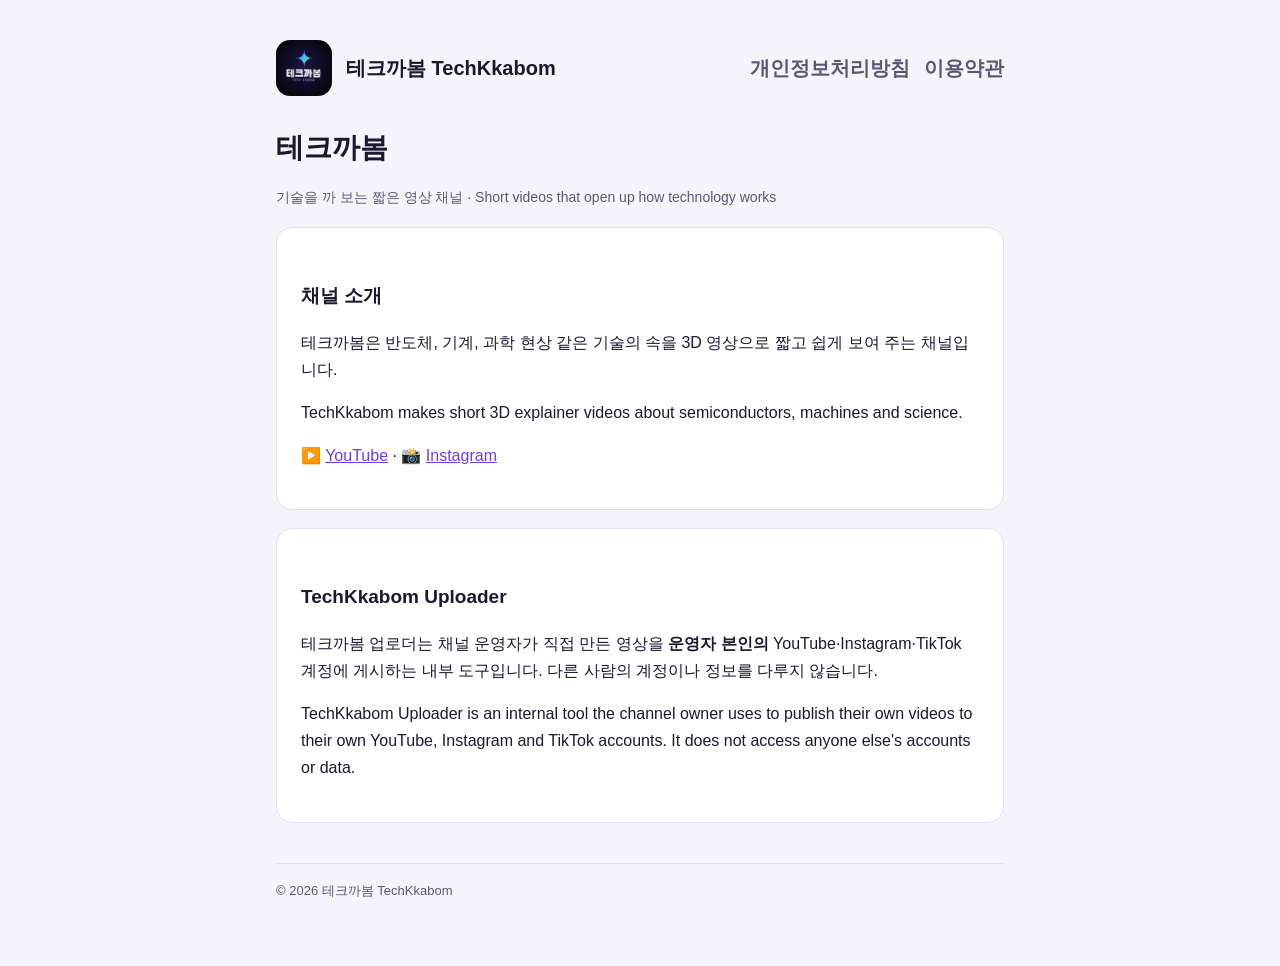
<file: index.html>
<!doctype html><html lang="ko"><head><meta charset="utf-8"><meta name="viewport" content="width=device-width,initial-scale=1"><link rel="icon" href="logo.png"><link rel="stylesheet" href="style.css"><title>테크까봄 TechKkabom</title></head><body><main><header><img src="logo.png" alt="테크까봄 로고"><a href="./">테크까봄 TechKkabom</a><nav><a href="privacy.html">개인정보처리방침</a><a href="terms.html">이용약관</a></nav></header>
<h1>테크까봄</h1><p class="muted">기술을 까 보는 짧은 영상 채널 · Short videos that open up how technology works</p>
<div class="card"><h2>채널 소개</h2>
<p>테크까봄은 반도체, 기계, 과학 현상 같은 기술의 속을 3D 영상으로 짧고 쉽게 보여 주는 채널입니다.</p>
<p>TechKkabom makes short 3D explainer videos about semiconductors, machines and science.</p>
<p>▶️ <a href="https://www.youtube.com/@techkkabom">YouTube</a> · 📸 <a href="https://www.instagram.com/techkkabom">Instagram</a></p></div>
<div class="card"><h2>TechKkabom Uploader</h2>
<p>테크까봄 업로더는 채널 운영자가 직접 만든 영상을 <b>운영자 본인의</b> YouTube·Instagram·TikTok 계정에 게시하는 내부 도구입니다. 다른 사람의 계정이나 정보를 다루지 않습니다.</p>
<p>TechKkabom Uploader is an internal tool the channel owner uses to publish their own videos to their own YouTube, Instagram and TikTok accounts. It does not access anyone else's accounts or data.</p></div>
<footer>© 2026 테크까봄 TechKkabom</footer></main></body></html>
</file>
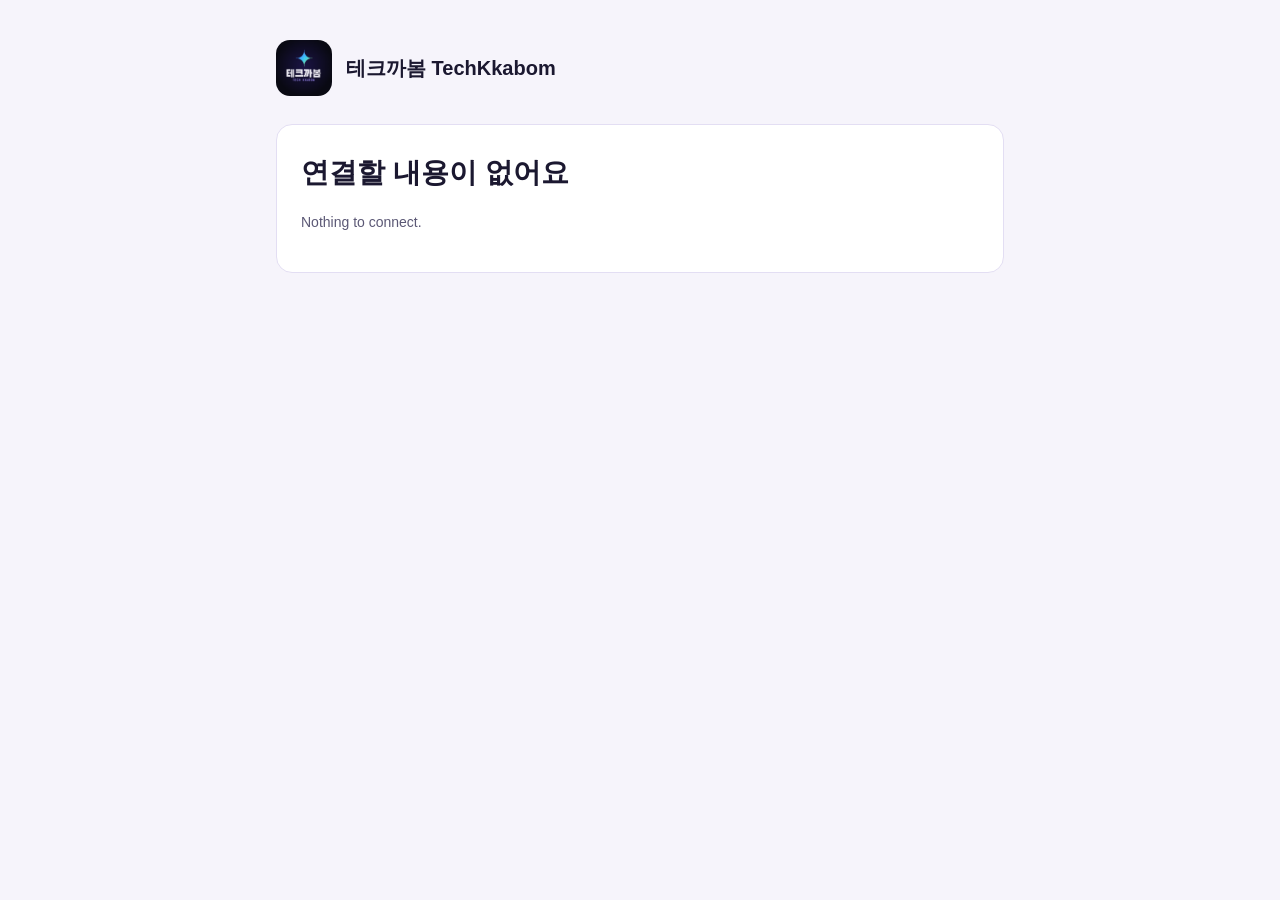
<file: callback.html>
<!doctype html><html lang="ko"><head><meta charset="utf-8"><meta name="viewport" content="width=device-width,initial-scale=1"><meta name="robots" content="noindex"><link rel="icon" href="logo.png"><link rel="stylesheet" href="style.css"><title>로그인 연결 · 테크까봄</title></head>
<body><main><header><img src="logo.png" alt="테크까봄 로고"><a href="./">테크까봄 TechKkabom</a></header>
<div class="card"><h1 id="t">로그인 연결 중…</h1><p class="muted" id="m">TechKkabom Uploader 로 돌아가는 중입니다. Returning to TechKkabom Uploader…</p></div>
<script>
// 플랫폼 로그인 뒤 돌아오는 곳. 받은 1회용 코드를 운영자 컴퓨터의 업로더(127.0.0.1)로 넘긴다.
var q = location.search;
if (/[?&](code|error)=/.test(q)) { location.replace('http://127.0.0.1:53682/callback' + q); }
else { document.getElementById('t').textContent = '연결할 내용이 없어요'; document.getElementById('m').textContent = 'Nothing to connect.'; }
</script>
</main></body></html>
</file>
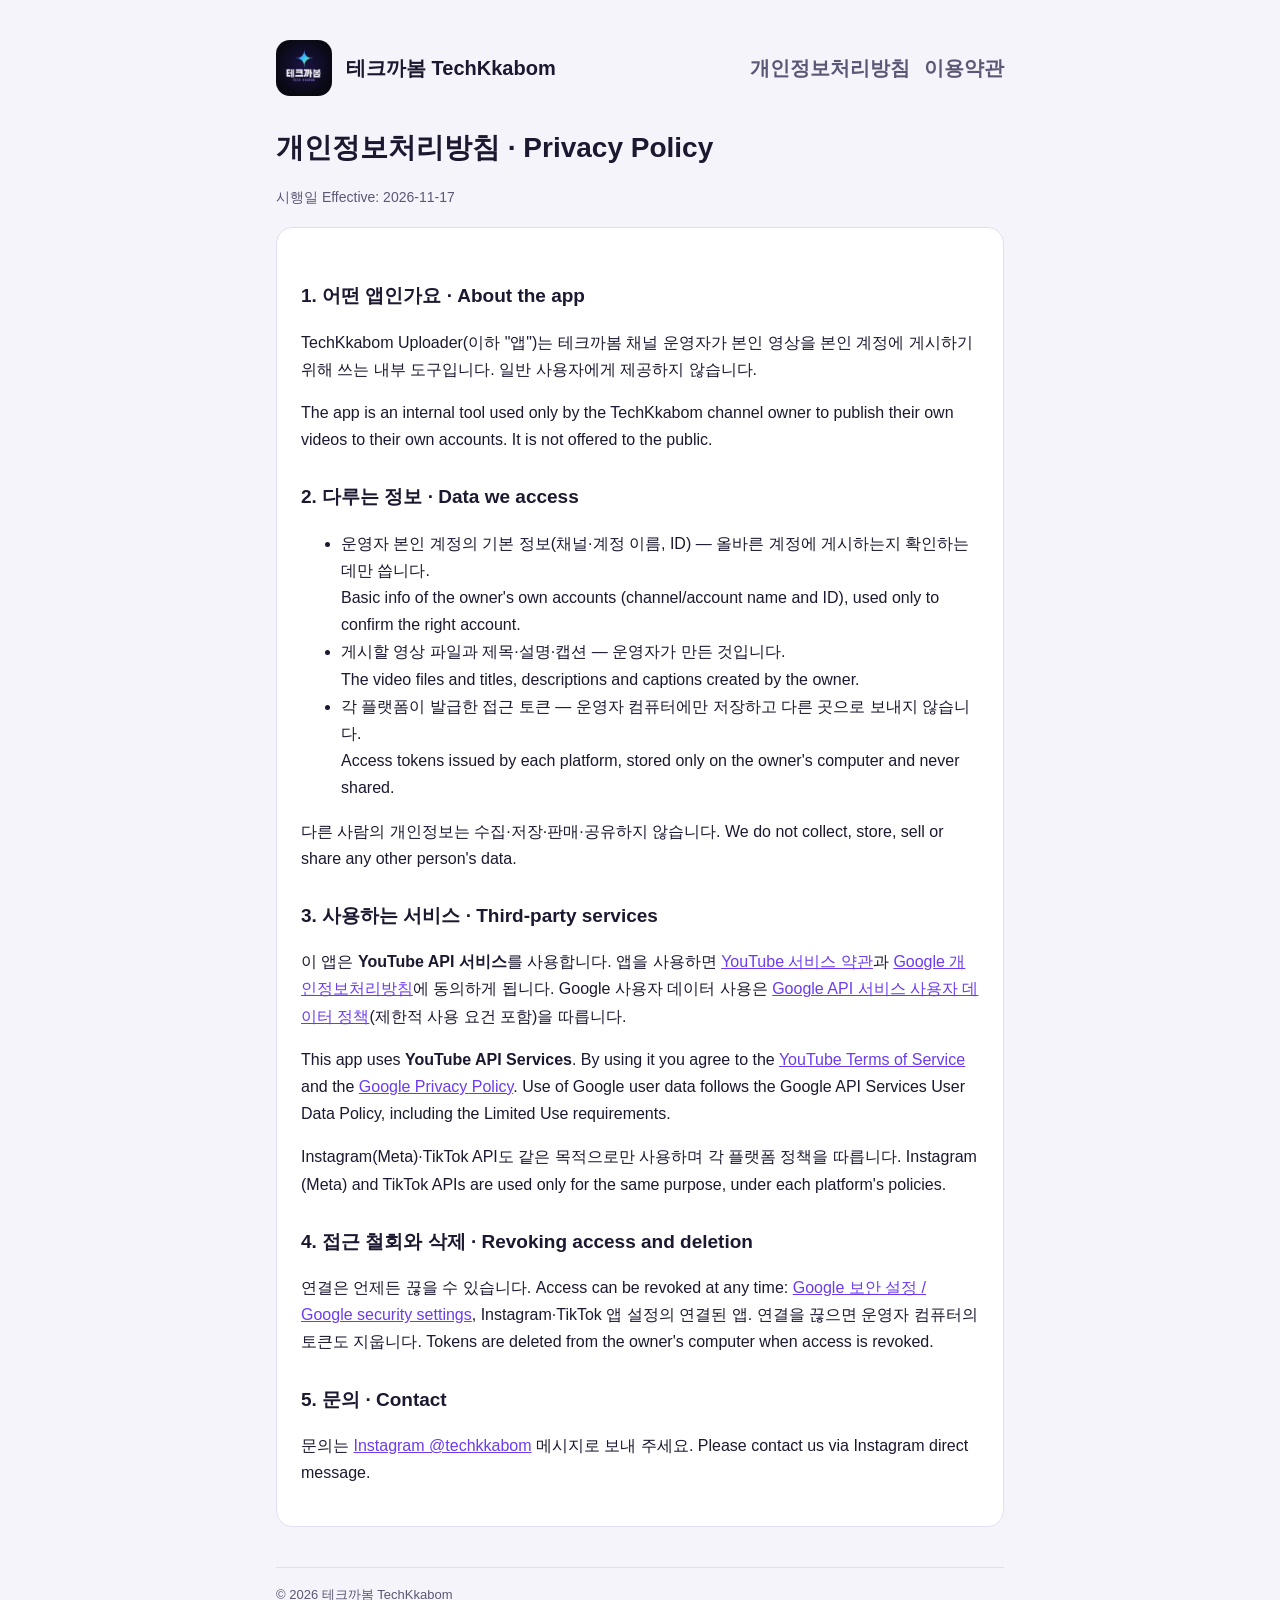
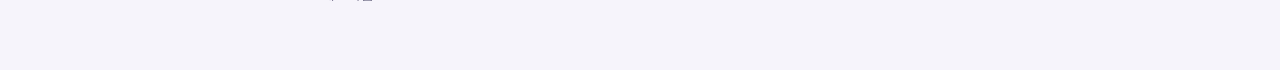
<file: privacy.html>
<!doctype html><html lang="ko"><head><meta charset="utf-8"><meta name="viewport" content="width=device-width,initial-scale=1"><link rel="icon" href="logo.png"><link rel="stylesheet" href="style.css"><title>개인정보처리방침 · 테크까봄</title></head><body><main><header><img src="logo.png" alt="테크까봄 로고"><a href="./">테크까봄 TechKkabom</a><nav><a href="privacy.html">개인정보처리방침</a><a href="terms.html">이용약관</a></nav></header>
<h1>개인정보처리방침 · Privacy Policy</h1><p class="muted">시행일 Effective: 2026-11-17</p>
<div class="card"><h2>1. 어떤 앱인가요 · About the app</h2>
<p>TechKkabom Uploader(이하 "앱")는 테크까봄 채널 운영자가 본인 영상을 본인 계정에 게시하기 위해 쓰는 내부 도구입니다. 일반 사용자에게 제공하지 않습니다.</p>
<p>The app is an internal tool used only by the TechKkabom channel owner to publish their own videos to their own accounts. It is not offered to the public.</p>
<h2>2. 다루는 정보 · Data we access</h2>
<ul><li>운영자 본인 계정의 기본 정보(채널·계정 이름, ID) — 올바른 계정에 게시하는지 확인하는 데만 씁니다.<br>Basic info of the owner's own accounts (channel/account name and ID), used only to confirm the right account.</li>
<li>게시할 영상 파일과 제목·설명·캡션 — 운영자가 만든 것입니다.<br>The video files and titles, descriptions and captions created by the owner.</li>
<li>각 플랫폼이 발급한 접근 토큰 — 운영자 컴퓨터에만 저장하고 다른 곳으로 보내지 않습니다.<br>Access tokens issued by each platform, stored only on the owner's computer and never shared.</li></ul>
<p>다른 사람의 개인정보는 수집·저장·판매·공유하지 않습니다. We do not collect, store, sell or share any other person's data.</p>
<h2>3. 사용하는 서비스 · Third-party services</h2>
<p>이 앱은 <b>YouTube API 서비스</b>를 사용합니다. 앱을 사용하면 <a href="https://www.youtube.com/t/terms">YouTube 서비스 약관</a>과 <a href="https://policies.google.com/privacy">Google 개인정보처리방침</a>에 동의하게 됩니다. Google 사용자 데이터 사용은 <a href="https://developers.google.com/terms/api-services-user-data-policy">Google API 서비스 사용자 데이터 정책</a>(제한적 사용 요건 포함)을 따릅니다.</p>
<p>This app uses <b>YouTube API Services</b>. By using it you agree to the <a href="https://www.youtube.com/t/terms">YouTube Terms of Service</a> and the <a href="https://policies.google.com/privacy">Google Privacy Policy</a>. Use of Google user data follows the Google API Services User Data Policy, including the Limited Use requirements.</p>
<p>Instagram(Meta)·TikTok API도 같은 목적으로만 사용하며 각 플랫폼 정책을 따릅니다. Instagram (Meta) and TikTok APIs are used only for the same purpose, under each platform's policies.</p>
<h2>4. 접근 철회와 삭제 · Revoking access and deletion</h2>
<p>연결은 언제든 끊을 수 있습니다. Access can be revoked at any time: <a href="https://security.google.com/settings/security/permissions">Google 보안 설정 / Google security settings</a>, Instagram·TikTok 앱 설정의 연결된 앱. 연결을 끊으면 운영자 컴퓨터의 토큰도 지웁니다. Tokens are deleted from the owner's computer when access is revoked.</p>
<h2>5. 문의 · Contact</h2><p>문의는 <a href="https://www.instagram.com/techkkabom">Instagram @techkkabom</a> 메시지로 보내 주세요. Please contact us via Instagram direct message.</p></div>
<footer>© 2026 테크까봄 TechKkabom</footer></main></body></html>
</file>
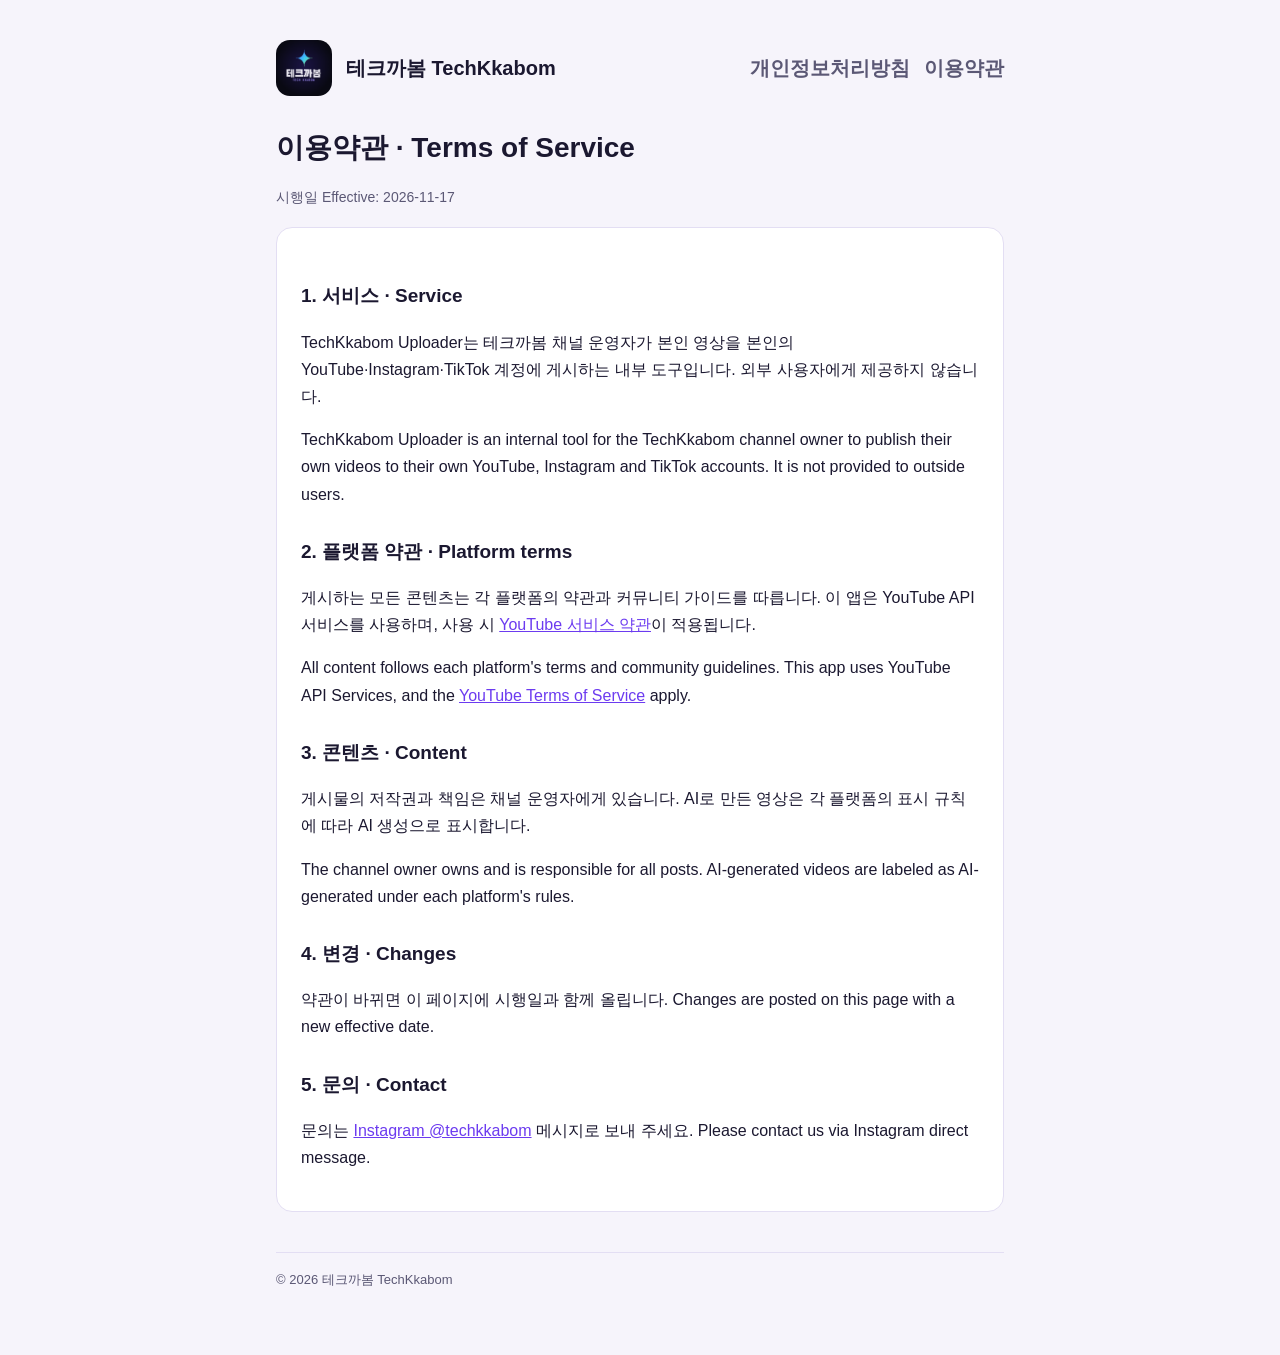
<file: terms.html>
<!doctype html><html lang="ko"><head><meta charset="utf-8"><meta name="viewport" content="width=device-width,initial-scale=1"><link rel="icon" href="logo.png"><link rel="stylesheet" href="style.css"><title>이용약관 · 테크까봄</title></head><body><main><header><img src="logo.png" alt="테크까봄 로고"><a href="./">테크까봄 TechKkabom</a><nav><a href="privacy.html">개인정보처리방침</a><a href="terms.html">이용약관</a></nav></header>
<h1>이용약관 · Terms of Service</h1><p class="muted">시행일 Effective: 2026-11-17</p>
<div class="card"><h2>1. 서비스 · Service</h2>
<p>TechKkabom Uploader는 테크까봄 채널 운영자가 본인 영상을 본인의 YouTube·Instagram·TikTok 계정에 게시하는 내부 도구입니다. 외부 사용자에게 제공하지 않습니다.</p>
<p>TechKkabom Uploader is an internal tool for the TechKkabom channel owner to publish their own videos to their own YouTube, Instagram and TikTok accounts. It is not provided to outside users.</p>
<h2>2. 플랫폼 약관 · Platform terms</h2>
<p>게시하는 모든 콘텐츠는 각 플랫폼의 약관과 커뮤니티 가이드를 따릅니다. 이 앱은 YouTube API 서비스를 사용하며, 사용 시 <a href="https://www.youtube.com/t/terms">YouTube 서비스 약관</a>이 적용됩니다.</p>
<p>All content follows each platform's terms and community guidelines. This app uses YouTube API Services, and the <a href="https://www.youtube.com/t/terms">YouTube Terms of Service</a> apply.</p>
<h2>3. 콘텐츠 · Content</h2>
<p>게시물의 저작권과 책임은 채널 운영자에게 있습니다. AI로 만든 영상은 각 플랫폼의 표시 규칙에 따라 AI 생성으로 표시합니다.</p>
<p>The channel owner owns and is responsible for all posts. AI-generated videos are labeled as AI-generated under each platform's rules.</p>
<h2>4. 변경 · Changes</h2><p>약관이 바뀌면 이 페이지에 시행일과 함께 올립니다. Changes are posted on this page with a new effective date.</p>
<h2>5. 문의 · Contact</h2><p>문의는 <a href="https://www.instagram.com/techkkabom">Instagram @techkkabom</a> 메시지로 보내 주세요. Please contact us via Instagram direct message.</p></div>
<footer>© 2026 테크까봄 TechKkabom</footer></main></body></html>
</file>
<file: style.css>
:root{--bg:#0d0b16;--card:#17142a;--text:#ecebf5;--muted:#a9a6c2;--accent:#9b6bff;--line:#2a2645}
@media (prefers-color-scheme: light){:root{--bg:#f6f4fb;--card:#fff;--text:#1b1830;--muted:#5b5875;--accent:#6c3bf0;--line:#e3def3}}
*{box-sizing:border-box}body{margin:0;background:var(--bg);color:var(--text);font:16px/1.7 -apple-system,"Apple SD Gothic Neo","Noto Sans KR",sans-serif}
main{max-width:760px;margin:0 auto;padding:40px 16px 64px}
header{display:flex;align-items:center;gap:14px;margin-bottom:28px}header img{width:56px;height:56px;border-radius:14px}
header a{color:inherit;text-decoration:none;font-weight:700;font-size:20px}
nav{margin-left:auto;display:flex;gap:14px;font-size:14px}nav a{color:var(--muted)}
h1{font-size:28px;margin:0 0 6px}h2{font-size:19px;margin:28px 0 6px}
.card{background:var(--card);border:1px solid var(--line);border-radius:16px;padding:24px;margin:18px 0}
p,li{color:var(--text)}.muted{color:var(--muted);font-size:14px}a{color:var(--accent)}
footer{margin-top:40px;color:var(--muted);font-size:13px;border-top:1px solid var(--line);padding-top:16px}
</file>
